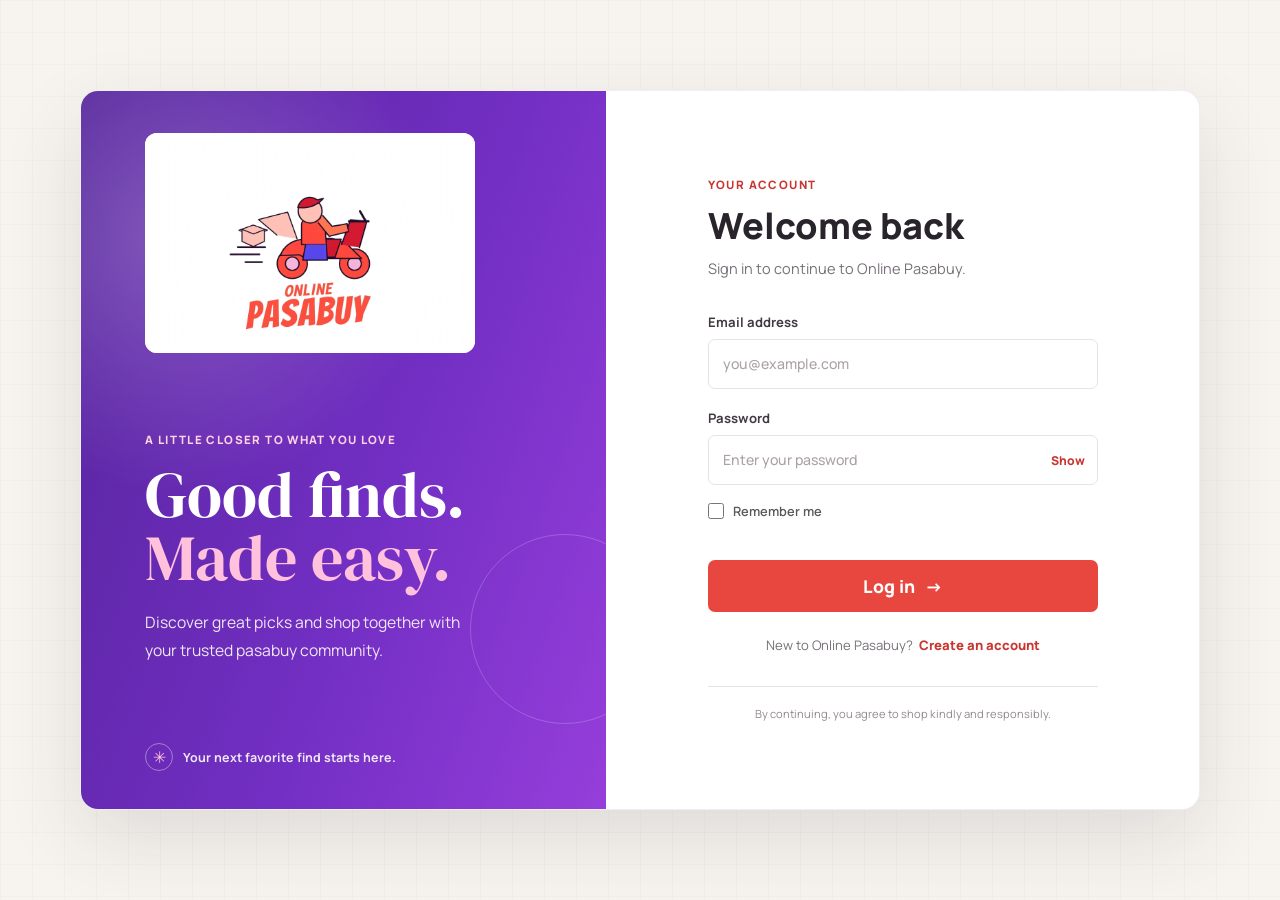
<file: index.html>
<!DOCTYPE html>
<html lang="en">
<head>
  <meta charset="UTF-8">
  <meta name="viewport" content="width=device-width, initial-scale=1">
  <meta name="theme-color" content="#f7f4ef">
  <title>Log In | Online Pasabuy</title>
  <link rel="preconnect" href="https://fonts.googleapis.com">
  <link rel="preconnect" href="https://fonts.gstatic.com" crossorigin>
  <link href="https://fonts.googleapis.com/css2?family=DM+Serif+Display&family=Manrope:wght@400;500;600;700;800&display=swap" rel="stylesheet">
  <link rel="stylesheet" href="login.css">
</head>
<body>
  <main class="login-page">
    <aside class="brand-panel" aria-label="Online Pasabuy">
      <a class="brand-logo" href="login.html" aria-label="Online Pasabuy home">
        <img src="png.jpg" alt="Online Pasabuy">
      </a>
      <div class="brand-copy">
        <p class="eyebrow">A little closer to what you love</p>
        <h1>Good finds.<br><span>Made easy.</span></h1>
        <p class="brand-description">Discover great picks and shop together with your trusted pasabuy community.</p>
      </div>
      <p class="brand-note"><span class="brand-note-mark" aria-hidden="true">✳</span> Your next favorite find starts here.</p>
    </aside>

    <section class="auth-panel" aria-labelledby="formTitle">
      <a class="mobile-logo" href="login.html" aria-label="Online Pasabuy home">
        <img src="png.jpg" alt="Online Pasabuy">
      </a>
      <div class="form-wrap">
        <p class="eyebrow form-eyebrow">YOUR ACCOUNT</p>
        <h2 id="formTitle">Welcome back</h2>
        <p class="form-intro" id="formIntro">Sign in to continue to Online Pasabuy.</p>

        <form id="authForm" class="auth-form" autocomplete="on">
          <label class="field" for="username">
            <span id="usernameLabel">Email address</span>
            <input id="username" name="email" type="email" placeholder="you@example.com" autocomplete="email" required>
          </label>

          <label id="emailRow" class="field role-field" for="email" hidden>
            <span>Email address</span>
            <input id="email" name="email" type="email" placeholder="you@example.com" autocomplete="email">
          </label>

          <label class="field" for="password">
            <span>Password</span>
            <span class="password-field">
              <input id="password" name="password" type="password" placeholder="Enter your password" autocomplete="current-password" required>
              <button type="button" id="togglePw" aria-label="Show password" title="Show password">Show</button>
            </span>
          </label>

          <label id="roleRow" class="field role-field" for="role" hidden>
            <span>Account type</span>
            <select id="role" name="role">
              <option value="customer">Customer</option>
              <option value="pasabuyer">Pasabuyer</option>
            </select>
          </label>

          <div class="form-options">
            <label class="remember-option" for="remember">
              <input type="checkbox" id="remember" name="remember">
              <span>Remember me</span>
            </label>
          </div>

          <p id="msg" class="msg" role="alert" aria-live="polite"></p>
          <button class="submit-button" id="submitBtn" type="submit"><span id="submitText">Log in</span><span aria-hidden="true">&#8594;</span></button>
        </form>

        <p class="switch"><span id="switchText">New to Online Pasabuy?</span> <a href="#" id="switchLink">Create an account</a></p>
        <p class="form-footer">By continuing, you agree to shop kindly and responsibly.</p>
      </div>
    </section>
  </main>

  <script src="login.js"></script>
</body>
</html>
</file>
<file: login.css>
:root {
  color-scheme: light;
  --ink: #29232b;
  --muted: #777078;
  --line: #e8e2e0;
  --paper: #fff;
  --canvas: #f7f4ef;
  --coral: #e8473f;
  --coral-dark: #c93631;
  --plum: #3c2b43;
  --success: #24754e;
  font-family: "Manrope", "Segoe UI", sans-serif;
  color: var(--ink);
  background: var(--canvas);
  font-synthesis: none;
  text-rendering: optimizeLegibility;
  -webkit-font-smoothing: antialiased;
}

*,
*::before,
*::after {
  box-sizing: border-box;
}

body {
  min-width: 320px;
  min-height: 100vh;
  margin: 0;
  display: grid;
  place-items: center;
  padding: 32px;
  background-color: var(--canvas);
  background-image: linear-gradient(rgba(60, 43, 67, 0.025) 1px, transparent 1px), linear-gradient(90deg, rgba(60, 43, 67, 0.025) 1px, transparent 1px);
  background-size: 32px 32px;
}

button,
input,
select {
  font: inherit;
}

button,
a,
input,
select {
  -webkit-tap-highlight-color: transparent;
}

.login-page {
  width: min(100%, 1120px);
  min-height: min(720px, calc(100vh - 64px));
  display: grid;
  grid-template-columns: 0.94fr 1.06fr;
  overflow: hidden;
  background: var(--paper);
  border: 1px solid rgba(60, 43, 67, 0.08);
  border-radius: 18px;
  box-shadow: 0 28px 80px rgba(48, 35, 43, 0.12);
  animation: page-enter 600ms ease-out both;
}

.brand-panel {
  position: relative;
  min-width: 0;
  display: flex;
  flex-direction: column;
  align-items: flex-start;
  justify-content: space-between;
  padding: 42px clamp(32px, 5vw, 64px) 38px;
  overflow: hidden;
  background: radial-gradient(circle at 18% 20%, rgba(255, 255, 255, 0.22), transparent 36%), linear-gradient(110deg, #55249c 0%, #732fc4 58%, #963edb 100%);
}

.brand-panel::after {
  position: absolute;
  right: -54px;
  bottom: 85px;
  width: 190px;
  height: 190px;
  border: 1px solid rgba(255, 255, 255, 0.2);
  border-radius: 50%;
  content: "";
  pointer-events: none;
}

.brand-logo {
  position: relative;
  z-index: 1;
  display: block;
  width: min(100%, 330px);
  overflow: hidden;
  border-radius: 12px;
  background: #fff;
}

.brand-logo img,
.mobile-logo img {
  display: block;
  width: 100%;
  height: auto;
}

.brand-copy {
  position: relative;
  z-index: 1;
  max-width: 390px;
  margin: 42px 0;
}

.eyebrow {
  margin: 0;
  color: var(--coral-dark);
  font-size: 0.72rem;
  font-weight: 800;
  letter-spacing: 0.12em;
  text-transform: uppercase;
}

.brand-copy h1 {
  margin: 16px 0 18px;
  color: #fff;
  font-family: "DM Serif Display", Georgia, serif;
  font-size: clamp(3rem, 5vw, 4.35rem);
  font-weight: 400;
  line-height: 0.99;
}

.brand-copy h1 span {
  color: #ffc1db;
}

.brand-copy .eyebrow {
  color: #ffd1e4;
}

.brand-description {
  max-width: 340px;
  margin: 0;
  color: #f0e7f6;
  font-size: 0.98rem;
  line-height: 1.8;
}

.brand-note {
  position: relative;
  z-index: 1;
  display: flex;
  align-items: center;
  gap: 10px;
  margin: 0;
  color: #f0e7f6;
  font-size: 0.78rem;
  font-weight: 700;
}

.brand-note-mark {
  display: grid;
  width: 28px;
  height: 28px;
  place-items: center;
  border: 1px solid rgba(255, 255, 255, 0.38);
  border-radius: 50%;
  color: #ffc1db;
  font-size: 1rem;
}

.auth-panel {
  display: flex;
  align-items: center;
  justify-content: center;
  padding: 64px clamp(36px, 7vw, 88px);
}

.form-wrap {
  width: min(100%, 390px);
}

.form-eyebrow {
  margin-bottom: 12px;
}

.form-wrap h2 {
  margin: 0;
  color: var(--ink);
  font-size: clamp(1.8rem, 3vw, 2.25rem);
  font-weight: 800;
  letter-spacing: 0;
  line-height: 1.2;
}

.form-intro {
  margin: 10px 0 32px;
  color: var(--muted);
  font-size: 0.91rem;
  line-height: 1.6;
}

.auth-form {
  display: grid;
  gap: 20px;
}

.field {
  display: grid;
  gap: 8px;
  color: #423a43;
  font-size: 0.82rem;
  font-weight: 700;
}

.field input,
.field select {
  width: 100%;
  height: 50px;
  padding: 0 14px;
  border: 1px solid var(--line);
  border-radius: 7px;
  outline: none;
  background: #fff;
  color: var(--ink);
  font-size: 0.88rem;
  font-weight: 500;
  transition: border-color 160ms ease, box-shadow 160ms ease;
}

.field input::placeholder {
  color: #aaa2a8;
}

.field input:focus,
.field select:focus {
  border-color: var(--coral);
  box-shadow: 0 0 0 3px rgba(232, 71, 63, 0.12);
}

.password-field {
  position: relative;
  display: block;
}

.password-field input {
  padding-right: 68px;
}

.password-field button {
  position: absolute;
  top: 50%;
  right: 13px;
  padding: 5px 0 5px 8px;
  transform: translateY(-50%);
  border: 0;
  background: transparent;
  color: var(--coral-dark);
  cursor: pointer;
  font-size: 0.76rem;
  font-weight: 800;
}

.password-field button:focus-visible,
.switch a:focus-visible,
.brand-logo:focus-visible,
.mobile-logo:focus-visible {
  outline: 3px solid rgba(232, 71, 63, 0.35);
  outline-offset: 3px;
}

.role-field[hidden] {
  display: none;
}

.form-options {
  display: flex;
  align-items: center;
  justify-content: space-between;
  margin-top: -3px;
}

.remember-option {
  display: inline-flex;
  align-items: center;
  gap: 9px;
  color: #5c555d;
  cursor: pointer;
  font-size: 0.8rem;
  font-weight: 600;
}

.remember-option input {
  width: 16px;
  height: 16px;
  margin: 0;
  accent-color: var(--coral);
}

.msg {
  min-height: 1.1em;
  margin: -8px 0 -10px;
  color: var(--coral-dark);
  font-size: 0.8rem;
  font-weight: 700;
}

.msg.ok {
  color: var(--success);
}

.submit-button {
  display: flex;
  min-height: 52px;
  align-items: center;
  justify-content: center;
  gap: 10px;
  border: 0;
  border-radius: 7px;
  background: var(--coral);
  color: #fff;
  cursor: pointer;
  font-size: 0.9rem;
  font-weight: 800;
  transition: background 160ms ease, transform 160ms ease, box-shadow 160ms ease;
}

.submit-button:hover {
  transform: translateY(-1px);
  background: var(--coral-dark);
  box-shadow: 0 7px 16px rgba(201, 54, 49, 0.2);
}

.submit-button:focus-visible {
  outline: 3px solid rgba(232, 71, 63, 0.3);
  outline-offset: 3px;
}

.submit-button span {
  font-size: 1.1rem;
  transition: transform 160ms ease;
}

.submit-button:hover span {
  transform: translateX(3px);
}

.switch {
  margin: 24px 0 0;
  color: var(--muted);
  text-align: center;
  font-size: 0.82rem;
}

.switch a {
  margin-left: 3px;
  color: var(--coral-dark);
  font-weight: 800;
  text-decoration: none;
}

.switch a:hover {
  text-decoration: underline;
  text-underline-offset: 3px;
}

.form-footer {
  margin: 32px 0 0;
  padding-top: 18px;
  border-top: 1px solid var(--line);
  color: #918990;
  text-align: center;
  font-size: 0.7rem;
  line-height: 1.6;
}

.mobile-logo {
  display: none;
}

@keyframes page-enter {
  from {
    opacity: 0;
    transform: translateY(12px);
  }
  to {
    opacity: 1;
    transform: translateY(0);
  }
}

@media (max-width: 800px) {
  body {
    display: block;
    padding: 0;
    background: var(--paper);
  }

  .login-page {
    width: 100%;
    min-height: 100vh;
    grid-template-columns: 1fr;
    border: 0;
    border-radius: 0;
    box-shadow: none;
  }

  .brand-panel {
    display: none;
  }

  .auth-panel {
    align-items: flex-start;
    padding: 24px clamp(22px, 7vw, 48px) 42px;
  }

  .form-wrap {
    width: min(100%, 430px);
    margin: auto;
  }

  .mobile-logo {
    display: block;
    width: 142px;
    margin-bottom: 40px;
    padding: 6px;
    overflow: hidden;
    border-radius: 7px;
    background: linear-gradient(110deg, #55249c 0%, #732fc4 58%, #963edb 100%);
    box-shadow: 0 4px 18px rgba(100, 35, 155, 0.28);
  }

  .form-intro {
    margin-bottom: 26px;
  }
}

@media (max-width: 420px) {
  .auth-panel {
    padding-right: 20px;
    padding-left: 20px;
  }

  .mobile-logo {
    width: 122px;
    margin-bottom: 32px;
  }
}

@media (max-width: 600px) {
  .auth-panel {
    flex-direction: column;
    align-items: center;
  }

  .form-wrap {
    width: min(100%, 430px);
    margin: 0 auto;
  }

  .mobile-logo {
    margin-right: auto;
    margin-left: auto;
  }
}

@media (prefers-reduced-motion: reduce) {
  *,
  *::before,
  *::after {
    animation-duration: 0.01ms !important;
    animation-iteration-count: 1 !important;
    scroll-behavior: auto !important;
    transition-duration: 0.01ms !important;
  }
}
</file>
